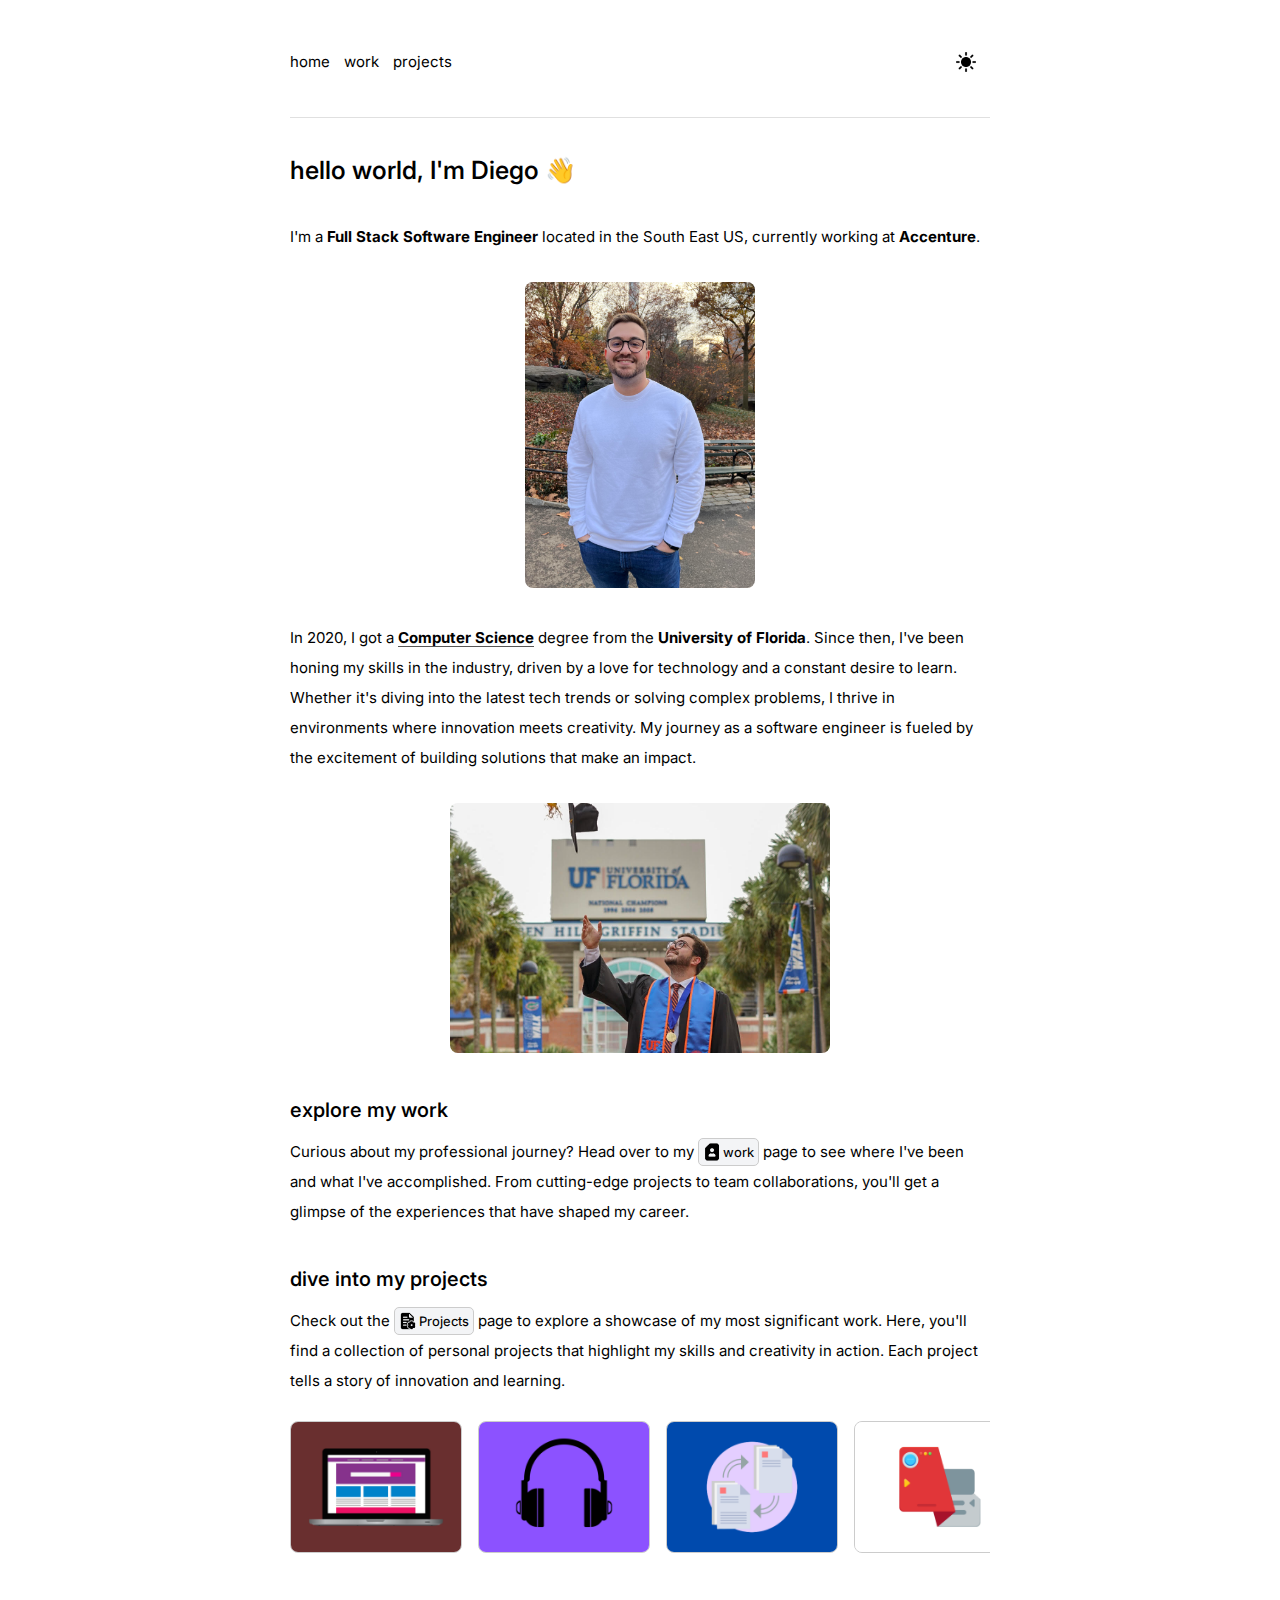
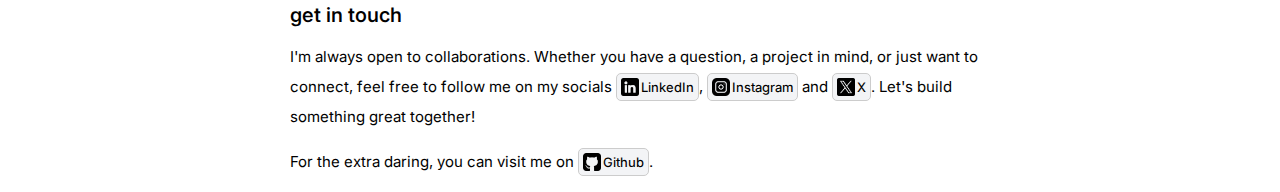
<file: src/index.html>
<!DOCTYPE html>
<html lang="en">
<head>
    <meta charset="UTF-8">
    <meta name="viewport" content="width=device-width, initial-scale=1.0">
    <title>Diego Simonelli</title>
    <meta name="description" content="Full Stack Software Engineer located in the South East US, currently working at Accenture.">
    <link rel="stylesheet" href="styles.css">
    <link rel="preconnect" href="https://fonts.googleapis.com">
    <link rel="preconnect" href="https://fonts.gstatic.com" crossorigin>
    <link href="https://fonts.googleapis.com/css2?family=Inter:ital,opsz,wght@0,14..32,100..900;1,14..32,100..900&display=swap" rel="stylesheet">
    <link rel="icon" href="icon.ico" type="image/x-icon">
</head>
<body>

    <!-- Include the header -->
    <header>
        <nav>
            <ul>
                <li><a href="index.html">home</a></li>
                <li><a href="work.html">work</a></li>
                <li><a href="projects.html">projects</a></li>
                <li>
                    <button id="theme-toggle" aria-label="Toggle theme">
                        <img id="theme-icon" src="light-mode.png" alt="Toggle theme">
                    </button>
                </li>
            </ul>
        </nav>
    </header>

    <main>
        <hr class="section-divider-nav">
        <h1>hello world, I'm Diego 👋</h1>
        <!-- Image grid container -->
        <p>I'm a <b>Full Stack Software Engineer</b> located in the South East US, currently working at <b>Accenture</b>.</p>
        <div class="image-grid">
            <img src="diego.jpg" alt="Portfolio photo">
        </div>
        <!-- <h3>about me</h3> -->
        <p>In 2020, I got a <span class="custom-underline">Computer Science</span> degree from the <b>University of Florida</b>. Since then, I've been honing my skills in the industry, driven by a love for technology and a constant desire to learn. Whether it's diving into the latest tech trends or solving complex problems, I thrive in environments where innovation meets creativity. My journey as a software engineer is fueled by the excitement of building solutions that make an impact.</p>
        <div class="image-grid-graduation">
            <img src="graduation.jpg" alt="Graduation photo">
        </div>
        <h3>explore my work</h3>
        <p>Curious about my professional journey? Head over to my <a href="work.html" class="styled-link"> <span class="icon"><img src="resume-icon.png" alt="Resume Icon"></span>work</a> page to see where I've been and what I've accomplished. From cutting-edge projects to team collaborations, you'll get a glimpse of the experiences that have shaped my career.</p>
        <h3>dive into my projects</h3>
        <p>Check out the <a href="projects.html" class="styled-link"> <span class="icon"><img src="project.png" alt="Project Icon"></span>Projects</a> page to explore a showcase of my most significant work. Here, you'll find a collection of personal projects that highlight my skills and creativity in action. Each project tells a story of innovation and learning.</p>
        <div class="scroll-container" id="auto-scroll-container">
            <div class="logo-item">
                <a href="projects.html#portfolio">
                    <img src="portfolio_back.png" alt="Linear">
                </a>
            </div>
            <div class="logo-item">
                <a href="projects.html#musicPlayer">
                    <img src="musicplayer-back.png" alt="Supabase">
                </a>
            </div>
            <div class="logo-item">
                <a href="projects.html#fileSharing">
                    <img src="filesharing-back.png" alt="Resend">
                </a>
            </div>
            <div class="logo-item">
                <a href="projects.html#pokedex">
                    <img src="pokedex_back.png" alt="Makeswift">
                </a>
            </div>
            <div class="logo-item">
                <a href="projects.html#blackjackGame">
                    <img src="blackjack_back.png" alt="Makeswift">
                </a>
            </div>
            <div class="logo-item">
                <a href="projects.html#characterSorter">
                    <img src="charsorter_back.png" alt="Makeswift">
                </a>
            </div>
            <!-- Add more logos as needed -->
        </div>
        <h3>get in touch</h3>
        <p>I'm always open to collaborations. Whether you have a question, a project in mind, or just want to connect, feel free to follow me on my socials 
            <a href="https://www.linkedin.com/in/diego-simonelli/" target="_blank" class="styled-link"> <span class="icon"><img src="linkedin.png" alt="Contact Icon"></span>LinkedIn</a>, 
            <a href="https://www.instagram.com/diegosimonelli/" target="_blank" class="styled-link"> <span class="icon"><img src="instagram.png" alt="Contact Icon"></span>Instagram</a> and 
            <a href="https://x.com/diegosimonelli" target="_blank" class="styled-link"> <span class="icon"><img src="twitter.png" alt="Contact Icon"></span>X</a>. Let's build something great together!</p>
        <hr class="section-divider">
        <p>For the extra daring, you can visit me on 
            <a href="https://github.com/diegosimonelli" target="_blank" class="styled-link"> <span class="icon"><img src="github.png" alt="Contact Icon"></span>Github</a>.
        <!-- <p>This site contains my 
            <a href="work.html" class="styled-link"> <span class="icon"><img src="resume-icon.png" alt="Resume Icon"></span>Resume</a>, a list of 
            <a href="projects.html" class="styled-link"> <span class="icon"><img src="project.png" alt="Project Icon"></span>Projects</a> I have worked on and my 
            <a href="contact.html" class="styled-link"> <span class="icon"><img src="contact.png" alt="Contact Icon"></span>contact</a> information.</p>
        <p>For the extra daring, you can visit me on 
            <a href="https://github.com/diegosimonelli" target="_blank" class="styled-link"> <span class="icon"><img src="github.png" alt="Contact Icon"></span>Github</a> and 
            <a href="https://www.linkedin.com/in/diego-simonelli/" target="_blank" class="styled-link"> <span class="icon"><img src="linkedin.png" alt="Contact Icon"></span>LinkedIn</a>.</p> -->

    </main>
    <script src="scripts.js"></script>
</body>
</html>
</file>
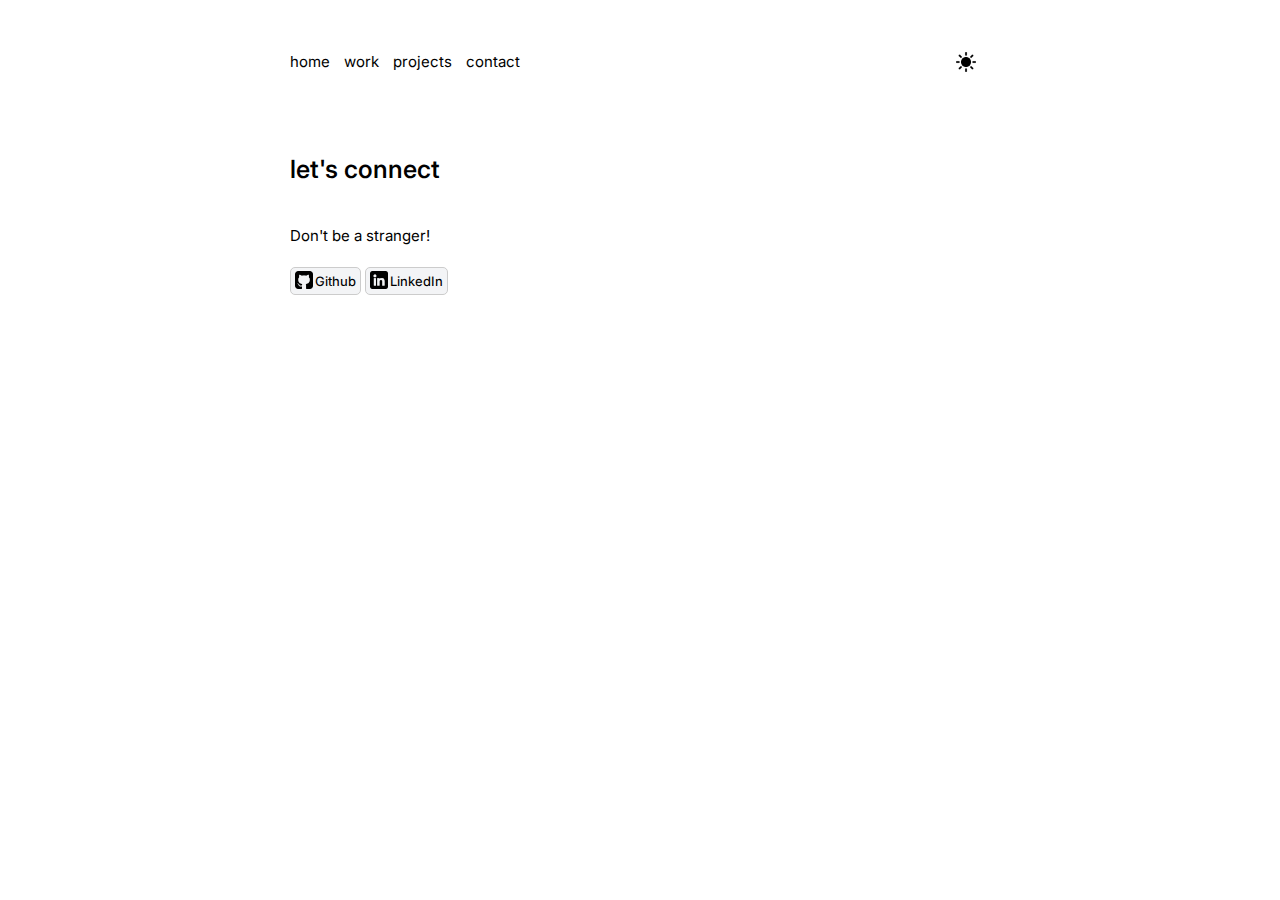
<file: src/contact.html>
<!DOCTYPE html>
<html lang="en">
<head>
    <meta charset="UTF-8">
    <meta name="viewport" content="width=device-width, initial-scale=1.0">
    <title>Contact - My Portfolio</title>
    <link rel="stylesheet" href="styles.css">
    <link rel="preconnect" href="https://fonts.googleapis.com">
    <link rel="preconnect" href="https://fonts.gstatic.com" crossorigin>
    <link
        href="https://fonts.googleapis.com/css2?family=Inter:ital,opsz,wght@0,14..32,100..900;1,14..32,100..900&display=swap"
        rel="stylesheet">
</head>
<body>

    <!-- Include the header -->
    <header>
        <nav>
            <ul>
                <li><a href="index.html">home</a></li>
                <li><a href="work.html">work</a></li>
                <li><a href="projects.html">projects</a></li>
                <li><a href="contact.html">contact</a></li>
                <li>
                    <button id="theme-toggle" aria-label="Toggle theme">
                        <img id="theme-icon" src="light-mode.png" alt="Toggle theme">
                    </button>
                </li>
            </ul>
        </nav>
    </header>

    <main>
        <h1>let's connect</h1>
        <p>Don't be a stranger!</p>
        <hr class="section-divider">
        <p><a href="https://github.com/diegosimonelli" target="_blank" class="styled-link"> <span class="icon"><img src="github.png" alt="Contact Icon"></span>Github</a> 
            <a href="https://www.linkedin.com/in/diego-simonelli/" target="_blank" class="styled-link"> <span class="icon"><img src="linkedin.png" alt="Contact Icon"></span>LinkedIn</a></p>
    </main>
    <script src="scripts.js"></script>
</body>
</html>
</file>
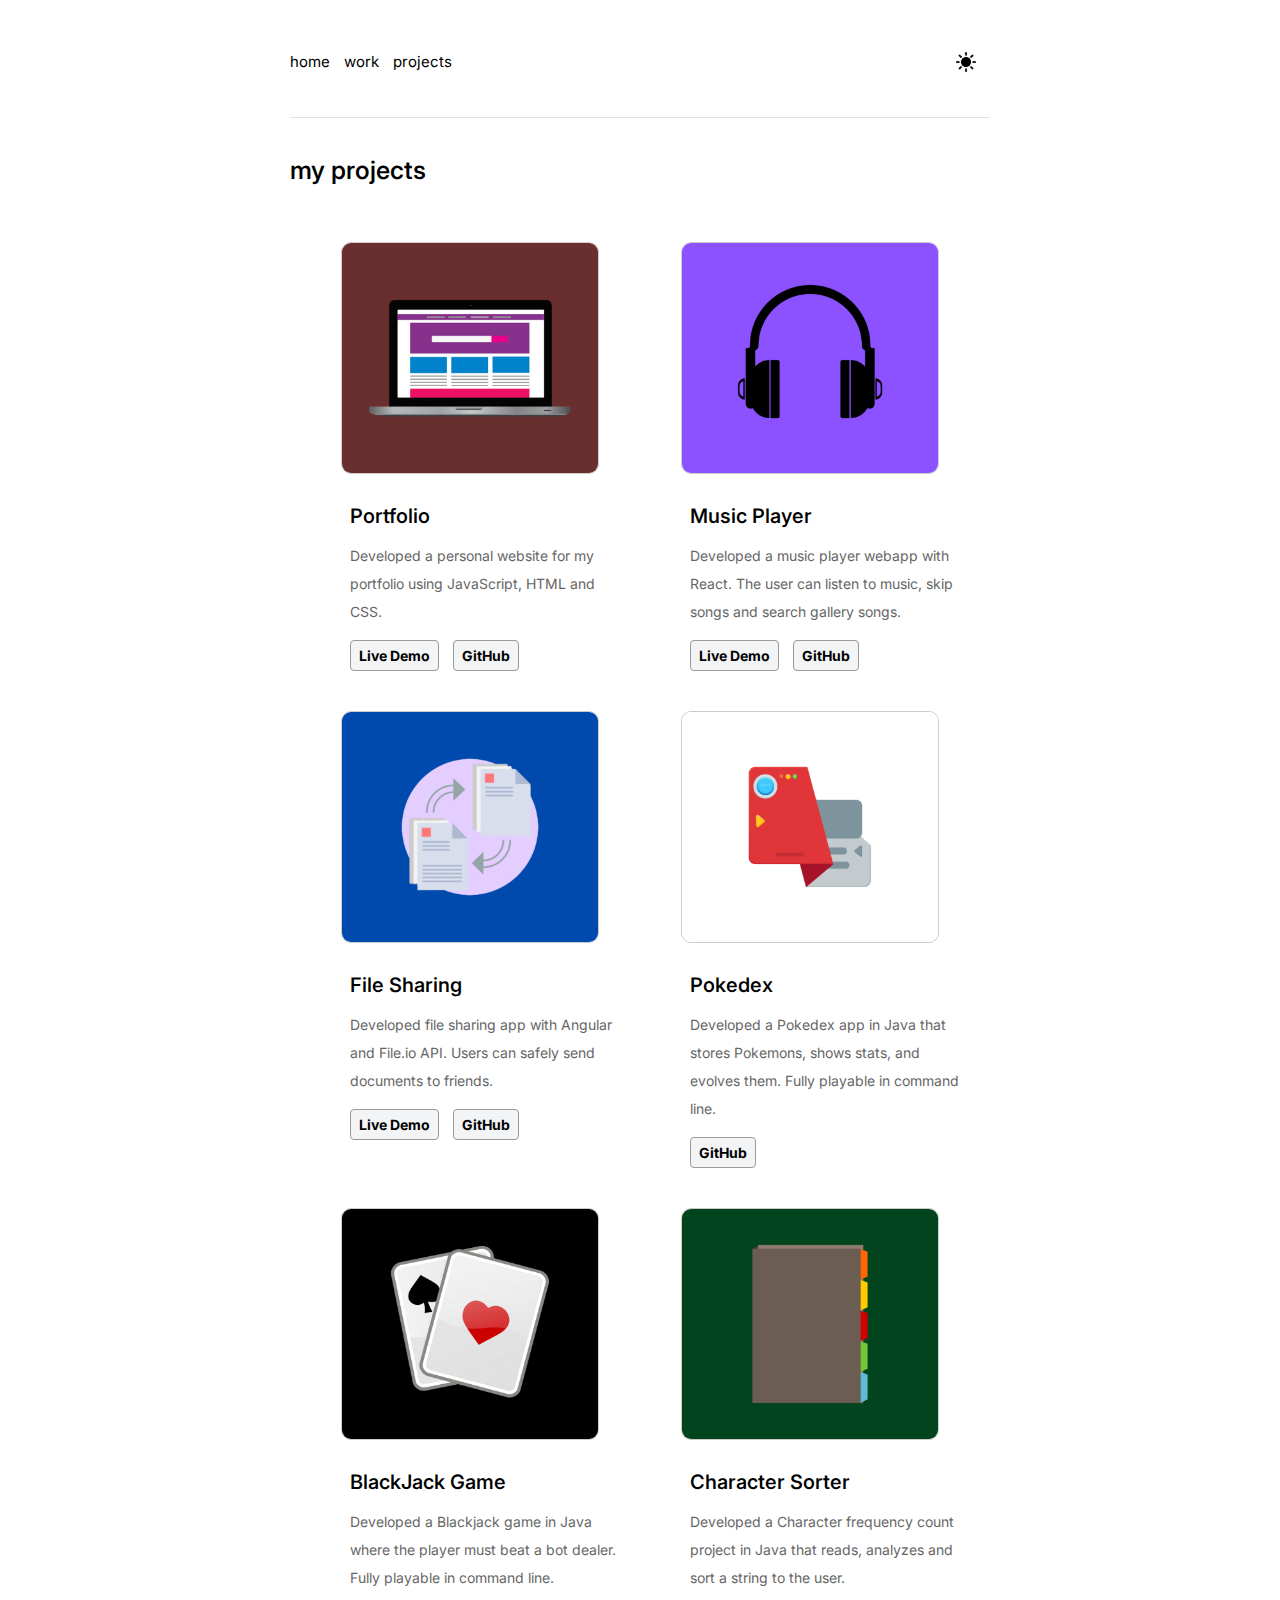
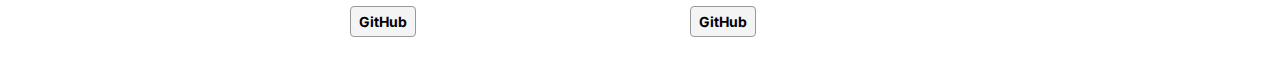
<file: src/projects.html>
<!DOCTYPE html>
<html lang="en">
<head>
    <meta charset="UTF-8">
    <meta name="viewport" content="width=device-width, initial-scale=1.0">
    <title>Projects | Diego Simonelli</title>
    <meta name="description" content="Full Stack Software Engineer located in the South East US, currently working at Accenture.">
    <link rel="stylesheet" href="styles.css">
    <link rel="preconnect" href="https://fonts.googleapis.com">
    <link rel="preconnect" href="https://fonts.gstatic.com" crossorigin>
    <link href="https://fonts.googleapis.com/css2?family=Inter:ital,opsz,wght@0,14..32,100..900;1,14..32,100..900&display=swap" rel="stylesheet">
    <link rel="icon" href="icon.ico" type="image/x-icon">
</head>

<body>

    <!-- Include the header -->
    <header>
        <nav>
            <ul>
                <li><a href="index.html">home</a></li>
                <li><a href="work.html">work</a></li>
                <li><a href="projects.html">projects</a></li>
                <li>
                    <button id="theme-toggle" aria-label="Toggle theme">
                        <img id="theme-icon" src="light-mode.png" alt="Toggle theme">
                    </button>
                </li>
            </ul>
        </nav>
    </header>

    <main>
        <hr class="section-divider-nav">
        <h1>my projects</h1>
        <div class="projects-container" id="portfolio">
            <div class="project">
                <div class="project-image">
                    <img src="portfolio_back.png" alt="Project 2">
                </div>
                <div class="project-details">
                    <h3>Portfolio</h3>
                    <p>Developed a personal website for my portfolio using JavaScript, HTML and CSS.</p>
                    <div class="project-buttons">
                        <a href="https://diegosimonelli.com/" target="_blank" class="btn">Live Demo</a>
                        <a href="https://github.com/diegosimonelli/portfolio-project" target="_blank" class="btn">GitHub</a>
                    </div>
                </div>
            </div>
            <hr class="section-divider" id="musicPlayer">
            <div class="project">
                <div class="project-image">
                    <img src="musicplayer-back.png" alt="Project 1">
                </div>
                <div class="project-details">
                    <h3>Music Player</h3>
                    <p>Developed a music player webapp with React. The user can listen to music, skip songs and search
                        gallery songs.</p>
                    <div class="project-buttons">
                        <a href="https://afterwaves.netlify.app/" target="_blank" class="btn">Live Demo</a>
                        <a href="https://github.com/diegosimonelli/music-player" target="_blank" class="btn">GitHub</a>
                    </div>
                </div>
            </div>
            <hr class="section-divider" id="fileSharing">
            <div class="project">
                <div class="project-image">
                    <img src="filesharing-back.png" alt="Project 2">
                </div>
                <div class="project-details">
                    <h3>File Sharing</h3>
                    <p>Developed file sharing app with Angular and File.io API. Users can safely send documents to
                        friends.</p>
                    <div class="project-buttons">
                        <a href="https://filesharingbydiego.netlify.app/" target="_blank" class="btn">Live Demo</a>
                        <a href="https://github.com/diegosimonelli/file-sharing" target="_blank" class="btn">GitHub</a>
                    </div>
                </div>
            </div>
            <hr class="section-divider" id="pokedex">
            <div class="project">
                <div class="project-image">
                    <img src="pokedex_back.png" alt="Project 2">
                </div>
                <div class="project-details">
                    <h3>Pokedex</h3>
                    <p>Developed a Pokedex app in Java that stores Pokemons, shows stats, and
                        evolves them. Fully playable in command line.</p>
                    <div class="project-buttons">
                        <a href="https://github.com/diegosimonelli/Pokedex" target="_blank" class="btn">GitHub</a>
                    </div>
                </div>
            </div>
            <hr class="section-divider" id="blackjackGame">
            <div class="project">
                <div class="project-image">
                    <img src="blackjack_back.png" alt="Project 2">
                </div>
                <div class="project-details">
                    <h3>BlackJack Game</h3>
                    <p>Developed a Blackjack game in Java where the player must beat a bot dealer. Fully playable in command line.</p>
                    <div class="project-buttons">
                        <a href="https://github.com/diegosimonelli/BlackJack" target="_blank" class="btn">GitHub</a>
                    </div>
                </div>
            </div>
            <hr class="section-divider" id="characterSorter">
            <div class="project">
                <div class="project-image">
                    <img src="charsorter_back.png" alt="Project 2">
                </div>
                <div class="project-details">
                    <h3>Character Sorter</h3>
                    <p>Developed a Character frequency count project in Java that reads, analyzes and sort a string to the user.</p>
                    <div class="project-buttons">
                        <a href="https://github.com/diegosimonelli/CharacterSorter" target="_blank" class="btn">GitHub</a>
                    </div>
                </div>
            </div>
            <!-- Add more projects as needed -->
        </div>


    </main>
    <script src="scripts.js"></script>

</body>

</html>
</file>
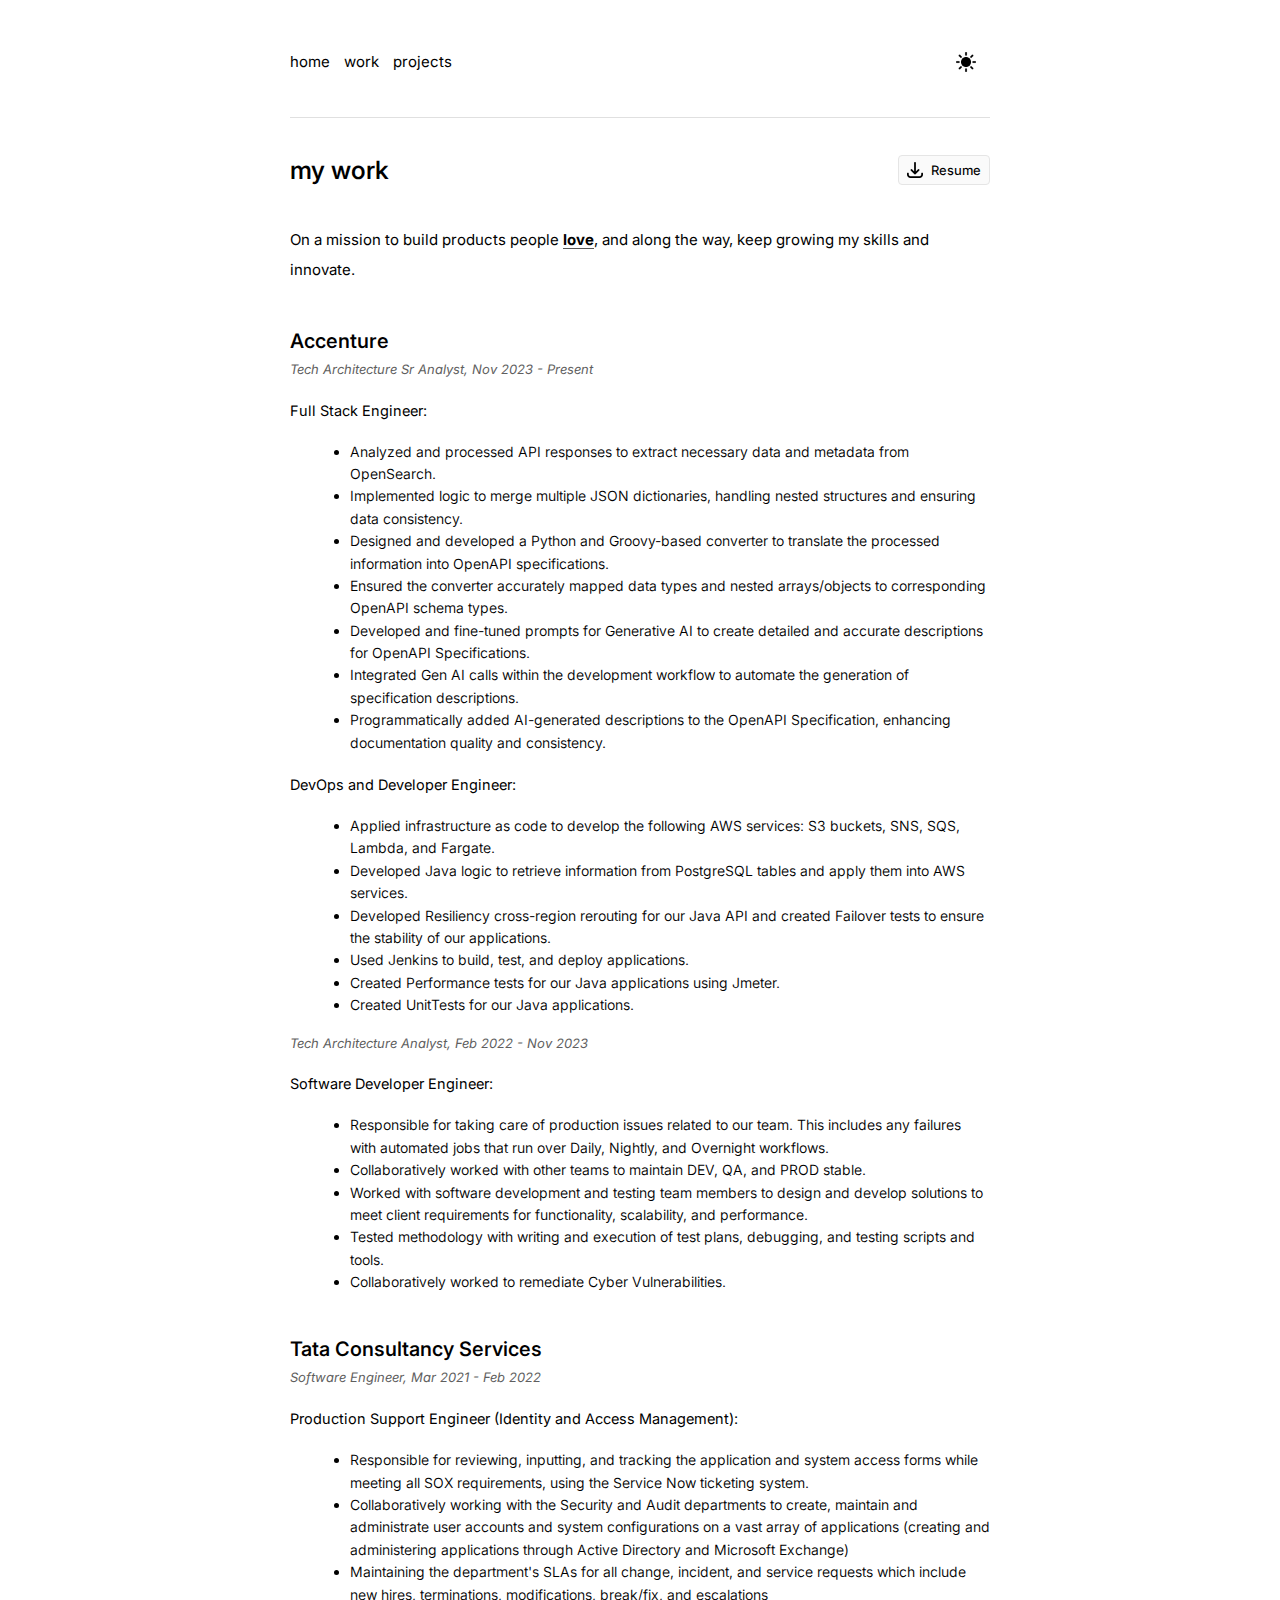
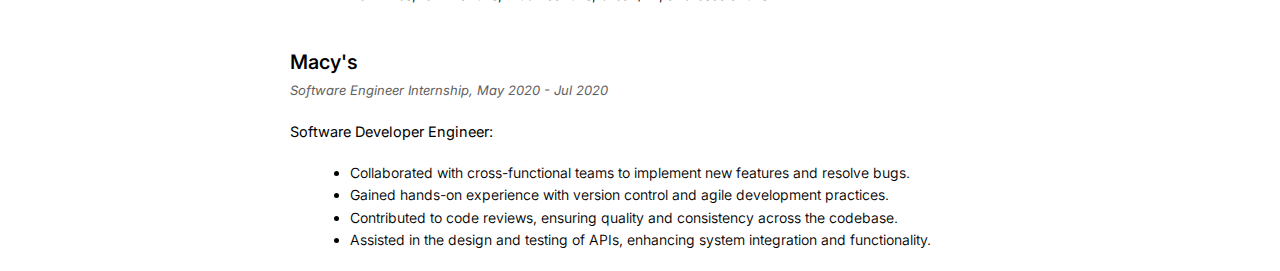
<file: src/work.html>
<!DOCTYPE html>
<html lang="en">
<head>
    <meta charset="UTF-8">
    <meta name="viewport" content="width=device-width, initial-scale=1.0">
    <title>Work | Diego Simonelli</title>
    <meta name="description" content="Full Stack Software Engineer located in the South East US, currently working at Accenture.">
    <link rel="stylesheet" href="styles.css">
    <link rel="preconnect" href="https://fonts.googleapis.com">
    <link rel="preconnect" href="https://fonts.gstatic.com" crossorigin>
    <link href="https://fonts.googleapis.com/css2?family=Inter:ital,opsz,wght@0,14..32,100..900;1,14..32,100..900&display=swap" rel="stylesheet">
    <link rel="icon" href="icon.ico" type="image/x-icon">
</head>
<body>

    <!-- Include the header -->
    <header>
        <nav>
            <ul>
                <li><a href="index.html">home</a></li>
                <li><a href="work.html">work</a></li>
                <li><a href="projects.html">projects</a></li>
                <li>
                    <button id="theme-toggle" aria-label="Toggle theme">
                        <img id="theme-icon" src="light-mode.png" alt="Toggle theme">
                    </button>
                </li>
            </ul>
        </nav>
        
    </header>

    <main>
        <hr class="section-divider-nav">
        <section>
            <div class="work-header">
                <h1>my work</h1>
                <a href="Diego Simonelli Resume - 2024.pdf" target="_blank" class="resume-button" download>
                    <img src="downloads.png" alt="Download Icon" class="button-icon">
                    Resume
                </a>
            </div>
            <p>On a mission to build products people <span class="custom-underline">love</span>, and along the way, keep growing my skills and innovate.</p>
        </section>

        <hr class="section-divider">

        <div class="work-sections">
            <h3>Accenture</h3>
            <div class="work-position">Tech Architecture Sr Analyst, Nov 2023 - Present</div>
            <p>Full Stack Engineer:</p>
            <ul>
                <li>Analyzed and processed API responses to extract necessary data and metadata from OpenSearch.</li>
                <li>Implemented logic to merge multiple JSON dictionaries, handling nested structures and ensuring data consistency.</li>
                <li>Designed and developed a Python and Groovy-based converter to translate the processed information into OpenAPI specifications.</li>
                <li>Ensured the converter accurately mapped data types and nested arrays/objects to corresponding OpenAPI schema types.</li>
                <li>Developed and fine-tuned prompts for Generative AI to create detailed and accurate descriptions for OpenAPI Specifications.</li>
                <li>Integrated Gen AI calls within the development workflow to automate the generation of specification descriptions.</li>
                <li>Programmatically added AI-generated descriptions to the OpenAPI Specification, enhancing documentation quality and consistency.</li>
            </ul>
            <p>DevOps and Developer Engineer:</p>
            <ul>
                <li>Applied infrastructure as code to develop the following AWS services: S3 buckets, SNS, SQS, Lambda, and Fargate.</li>
                <li>Developed Java logic to retrieve information from PostgreSQL tables and apply them into AWS services.</li>
                <li>Developed Resiliency cross-region rerouting for our Java API and created Failover tests to ensure the stability of our applications.</li>
                <li>Used Jenkins to build, test, and deploy applications.</li>
                <li>Created Performance tests for our Java applications using Jmeter.</li>
                <li>Created UnitTests for our Java applications.</li>
            </ul>
            <div class="work-position">Tech Architecture Analyst, Feb 2022 - Nov 2023</div>
            <p>Software Developer Engineer:</p>
            <ul>
                <li>Responsible for taking care of production issues related to our team. This includes any failures with automated jobs that run over Daily, Nightly, and Overnight workflows.</li>
                <li>Collaboratively worked with other teams to maintain DEV, QA, and PROD stable. </li>
                <li>Worked with software development and testing team members to design and develop solutions to meet client requirements for functionality, scalability, and performance. </li>
                <li>Tested methodology with writing and execution of test plans, debugging, and testing scripts and tools. </li>
                <li>Collaboratively worked to remediate Cyber Vulnerabilities.</li>
            </ul>
        </div>

        <hr class="section-divider">

        <div class="work-sections">
            <h3>Tata Consultancy Services</h3>
            <div class="work-position">Software Engineer, Mar 2021 - Feb 2022</div>
            <p>Production Support Engineer (Identity and Access Management):</p>
            <ul>
                <li>Responsible for reviewing, inputting, and tracking the application and system access forms while meeting all SOX requirements, using the Service Now ticketing system.</li>
                <li>Collaboratively working with the Security and Audit departments to create, maintain and administrate user accounts and system configurations on a vast array of applications (creating and administering applications through Active Directory and Microsoft Exchange)</li>
                <li>Maintaining the department's SLAs for all change, incident, and service requests which include new hires, terminations, modifications, break/fix, and escalations</li>
            </ul>
        </div>

        <hr class="section-divider">

        <div class="work-sections">
            <h3>Macy's</h3>
            <div class="work-position">Software Engineer Internship, May 2020 - Jul 2020</div>
            <p>Software Developer Engineer:</p>
            <ul>
                <li>Collaborated with cross-functional teams to implement new features and resolve bugs.</li>
                <li>Gained hands-on experience with version control and agile development practices.</li>
                <li>Contributed to code reviews, ensuring quality and consistency across the codebase.</li>
                <li>Assisted in the design and testing of APIs, enhancing system integration and functionality.</li>
            </ul>
        </div>

    </main>
    <script src="scripts.js"></script>
</body>
</html>
</file>
<file: src/styles.css>
:root {
    /* Light mode colors */
    --background-color: #ffffff;
    --text-color: #000000;
    --primary-color: #d11a2a;
    --link-background: #f3f4f6;
    --link-text: #000;
    --header-background: #ffffff;
}

[data-theme="night"] {
    /* Dark mode colors */
    --background-color: #121212;
    --text-color: white;
    --primary-color: #ff6347;
    --link-background: black;
    --link-text: #ffffff;
    --header-background: #121212;
}

[data-theme="night"] main h3 {
    color: white;
}

[data-theme="night"] .work-sections p {
    color: white;
}

[data-theme="night"] .work-sections h3 {
    color: white;
}

[data-theme="night"] .work-position {
    color: #a7a7a7;
}

[data-theme="night"] .custom-underline {
    color: white;
    text-decoration-color: #a7a7a7;
}

[data-theme="night"] .project h3 {
    color: white;
}

[data-theme="night"] .project p {
    color: #a7a7a7;
}

[data-theme="night"] .resume-button {
    background-color: #3b3b3b;
    border: 1px solid #525252;
    color: white;
}

[data-theme="night"] .resume-button .button-icon {
    filter: invert(100%);
}

[data-theme="night"] .styled-link {
    background-color: #3b3b3b;
    border: 1px solid #525252;
    color: white;
}

[data-theme="night"] .styled-link .icon img {
    filter: invert(100%);
}

[data-theme="night"] .project-buttons .btn {
    background-color: #3b3b3b;
    border: 1px solid #525252;
    color: white;
}

[data-theme="night"] .section-divider {
    border: none; /* Remove the default border */
    border-top: 1px solid #555; /* Light gray line */
    margin: 20px 0; /* Add some space above and below the line */
    width: 100%; /* Make the line full width */
}

[data-theme="night"] .section-divider-nav {
    border: none; /* Remove the default border */
    border-top: 1px solid #555; /* Light gray line */
    margin: 0 0; /* Add some space above and below the line */
    width: 100%; /* Make the line full width */
}

/* [data-theme="night"] .project-image {
    box-shadow: 0 4px 8px rgba(255, 255, 255, 0.219);
} */

body {
    font-family: 'Inter', sans-serif;
    margin: 0;
    padding: 0;
    box-sizing: border-box;
    background-color: var(--background-color);
    color: var(--text-color);
}

header {
    background-color: var(--header-background);
    color: var(--text-color);
    padding-top: 35px;
    padding-bottom: 30px;
    text-align: left;
}

header nav ul {
    list-style-type: none;
    padding: 0;
    padding-left: 15px;
}

header nav ul li {
    display: inline;
    margin: 0 15px;
    font-weight: 10;
    margin: 0 5px;
}

header nav ul li a {

    text-decoration: none;
    font-weight: 400;
    font-size: 15px;
    color: var(--text-color);
}

#theme-toggle {
    background: none;
    border: none;
    cursor: pointer;
    font-size: 20px; /* Adjust the size of the icon */
    color: var(--text-color); /* Match the text color */
    padding-right: 40px;
    display: inline-flex;
    align-items: center;
    justify-content: center;
    float:right;
}

#theme-toggle img {
    width: 20px; /* Adjust the size of the icon */
    height: 20px;
    transition: filter 0.3s ease; /* Smooth transition for color inversion */
}

:root[data-theme='night'] #theme-icon {
    filter: invert(100%);
}

:root[data-theme='day'] #theme-icon {
    filter: invert(0%);
}

main {
    padding-left: 20px; /* Make padding consistent */
    padding-right: 20px; /* Ensure consistent padding on both sides */
}

main h1 {
    font-weight: 550;
    font-size: 25px;
    padding-bottom: 20px;
    padding-top: 20px;
}

main p {
    font-weight: 400;
    font-size: 15px;
    line-height: 1.0;
    line-height: 2; /* Increase line spacing for paragraphs */
}

main h3 {
    padding-top: 20px;
}


form {
    display: flex;
    flex-direction: column;
}

form label {
    margin-top: 10px;
}

form input, form textarea {
    padding: 10px;
    margin-top: 5px;
    border-radius: 5px;
    border: 1px solid #ccc;
}

form button {
    margin-top: 10px;
    padding: 10px;
    background-color: #333;
    color: #fff;
    border: none;
    border-radius: 5px;
    cursor: pointer;
}

form button:hover {
    background-color: #555;
}


@media (min-width: 1200px) {
    main {
        max-width: 700px; /* Limit the width for large screens */
        margin: 0 auto; /* Center the content */
        padding-left: 20px; /* Maintain some padding on the left */
        padding-right: 20px;
    }

    header {
        max-width: 600px;
        margin: 0 auto;
        padding-right: 140px;
    }
    
    main p {
        line-height: 2; /* Increase line spacing for paragraphs */
    }
}

.styled-link {
    display: inline-flex;
    align-items: center;
    padding: 0px 4px;
    background-color: #f3f4f6; /* Light gray background */
    border-radius: 5px; /* Rounded corners */
    text-decoration: none; /* Remove underline from the link */
    color: #000; /* Text color */
    font-weight:450; /* Bold text */
    transition: background-color 0.3s ease, color 0.3s ease; /* Smooth transition */
    /* vertical-align: middle; Aligns the entire box with the middle of the text line */
    border: 1px solid #ccc; /* Darker border color */
    /* margin-top: 2px; */
    font-size: 13px;
}

.styled-link .icon img {
    width: 18px; /* Adjust this value to change the size */
    height: 18px; /* Ensure the aspect ratio is maintained */
    object-fit: contain; /* Ensure the image fits within the specified dimensions */
    transition: filter 0.3s ease; /* Smooth transition for filter */
    padding-left: 0px;
    padding-right: 2px;
    vertical-align:sub;
}

/* .styled-link:hover {
    background-color: #3a3a3a;  Invert to black background 
    color: #f3f4f6;  Invert to light gray text 
} */

/* .styled-link:hover .icon img {
    filter: invert(100%);  Invert the colors of the image 
} */

.image-grid {
    padding-bottom: 20px;
    padding-top: 15px;
}

.image-grid img {
    width: 230px;
    max-width: 400px;
    height: auto;
    border-radius: 8px; /* Optional: Rounded corners */
    object-fit: cover; /* Ensures the images cover the entire grid cell */
    display: block; /* Ensure the image is treated as a block-level element */
    margin: 0 auto; /* Center the image horizontally */
}

.image-grid-graduation {
    padding-top: 15px;
    padding-bottom: 5px;
}

.image-grid-graduation img {
    width: 380px;
    max-width: 400px;
    height: 250px;
    border-radius: 8px; /* Optional: Rounded corners */
    object-fit: cover; /* Ensures the images cover the entire grid cell */
    display: block; /* Ensure the image is treated as a block-level element */
    margin: 0 auto; /* Center the image horizontally */
}


.custom-underline {
    font-weight: bold;
    text-decoration: underline;
    text-decoration-color: #575656;
    color: black;
    text-underline-offset: 3px; /* Adjust the value to control the underline position */
}

.section-divider {
    border: none; /* Remove the default border */
    border-top: 1px solid #e0e0e0; /* Light gray line */
    margin: 20px 0; /* Add some space above and below the line */
    width: 100%; /* Make the line full width */
}

.section-divider-nav {
    border: none; /* Remove the default border */
    border-top: 1px solid #e0e0e0; /* Light gray line */
    margin: 0 0; /* Add some space above and below the line */
    width: 100%; /* Make the line full width */
}

.work-sections {
    line-height: 1.6;
    margin-bottom: 20px;
}

.work-sections p {
    margin-bottom: 16px;
    font-size: 14.5px;
    color: black;
}

.work-sections ul {
    list-style-type: disc;
    margin-left: 20px;
}

.work-sections ul li {
    margin-bottom: 0px;
    font-size: 14px;
    font-weight: 350;
}

h3 {
    font-size: 20px;
    margin-bottom: 2px;
    color: #000;
    font-weight: 550;
}

.work-position {
    font-size: 13px;
    color: #5f5f5f;
    margin-bottom: 16px;
    font-style: italic;
}

.work-header {
    position: relative;
    margin-bottom: 20px;
}

.work-header h2 {
    display: inline-block;
    margin: 0;
    font-size: 24px;
    font-weight: bold;
}

.resume-button {
    position: absolute;
    right: 0;
    top: 50%;
    transform: translateY(-50%);
    display: inline-flex;
    align-items: center;
    padding: 6px 8px;
    font-size: 13px;
    color: #000; /* Initial text color */
    background-color: #fafafa; /* Initial background color */
    border: 1px solid #e5e5e5; /* Darker border */
    border-radius: 4px; /* Rounded corners */
    text-decoration: none;
    cursor: pointer;
    font-weight: 450;
    transition: background-color 0.3s ease, color 0.3s ease, border-color 0.3s ease; /* Smooth transition */
}

.resume-button .button-icon {
    width: 16px; /* Icon size */
    height: 16px;
    margin-right: 8px; /* Space between icon and text */
    transition: filter 0.3s ease; /* Smooth transition for icon color inversion */
}

/* .resume-button:hover {
    background-color: #3a3a3a; Invert to black background
    color: #f3f4f6;  Invert text color to light gray 
    border-color: #666; Darker border on hover 
} */

/* .resume-button:hover .button-icon {
    filter: invert(100%); Invert the color of the icon
} */

/* General Section Styling */
#projects {
    padding: 2rem;
    background-color: #ffffff; /* Adjust to match your site's background */
    text-align: center;
}

#projects h2 {
    font-size: 2.5rem;
    margin-bottom: 2rem;
}

/* General Section Styling */
#projects {
    padding: 2rem;
    text-align: center;
}

#projects h2 {
    font-size: 2.5rem;
    margin-bottom: 2rem;
}

/* Projects Container */
.projects-container {
    display: grid;
    grid-template-columns: repeat(3, 1fr);
    gap: 1.5rem;
    justify-items: center;
}

@media (max-width: 768px) {
    .projects-container {
        grid-template-columns: repeat(2, 1fr);
    }
}

@media (max-width: 480px) {
    .projects-container {
        grid-template-columns: 1fr;
    }
}

/* Project Links */
.project-links {
    display: flex;
    gap: 0.75rem; /* Adds space between the buttons */
    justify-content: center; /* Centers the buttons */
    margin-top: 1rem; /* Adjust as needed for spacing */
}

.project-links .btn {
    padding: 0.6rem 1rem; /* Smaller padding for smaller buttons */
    border-radius: 5px;
    text-decoration: none;
    font-weight: bold;
    font-size: 0.85rem; /* Slightly smaller font size */
    transition: background-color 0.3s ease;
}

.project-links .live-demo {
    background-color: #5a67d8;
    color: #fff;
}

.project-links .view-source {
    background-color: #edf2f7;
    color: #5a67d8;
}

.project-links .btn:hover {
    opacity: 0.8; /* Add a hover effect */
}

.scroll-container {
    display: flex;
    overflow-x: auto;
    padding: 10px 0;
    white-space: nowrap;
    scroll-behavior: smooth; /* Smooth scrolling effect */
    -ms-overflow-style: none;  /* Internet Explorer 10+ */
    scrollbar-width: none;  /* Firefox */
}

.scroll-container::-webkit-scrollbar {
    display: none;  /* Safari and Chrome */
}

.scroll-container::-webkit-scrollbar-thumb {
    background-color: #ccc; /* Scrollbar thumb color */
    border-radius: 4px;
}

.scroll-container.active {
    cursor: grabbing;
    cursor: -webkit-grabbing;
    user-select: none; /* Prevent text selection during drag */
}

.scroll-container img {
    pointer-events: none; /* Prevent image dragging */
}

.logo-item {
    flex: 0 0 auto;
    margin-right: 16px; /* Space between logos */
    padding: 0; /* Remove inner padding to avoid gaps */
    background-color: #f3f4f6;
    border-radius: 8px;
    border: 1px solid #ccc;
    display: flex;
    align-items: center;
    justify-content: center;
    width: 170px; /* Fixed width for each box */
    height: 130px; /* Fixed height for each box */
    overflow: hidden; /* Ensure no overflow */
}

.logo-item img {
    width: 100%;
    height: 100%;
    object-fit: cover; /* Make the image cover the entire box */
    border-radius: inherit; /* Ensure rounded corners match the container */
    display: block;
}

.projects-container {
    display: grid;
    grid-template-columns: 1fr; /* Start with one column on small screens */
    gap: 20px; /* Space between project items */
    padding: 20px;
}
  
.project {
    display: flex;
    flex-direction: column;
    align-items: center;
    text-align: left;
    margin-bottom: 15px;
}
  
.project-image {
    background-color: #fff;
    border-radius: 10px;
    /* box-shadow: 0 4px 8px rgba(0, 0, 0, 0.1); */
    overflow: hidden;
    width: 80%;
    height: 230px;
    padding: 0; /* Ensure no padding */
    margin: 0; /* Ensure no margin */
    object-fit: cover;
    border: 1px solid #ccc;
}
  
.project-image img {
    width: 100%;
    height: 100%; /* Ensure it covers the entire container */
    display: block;
    object-fit: cover;
    margin: 0; /* Ensure no margin on the image */
}
  
.project-details {
    margin-top: -10px; /* Overlap effect */
    background-color: transparent;
    padding: 10px;
    margin-bottom: -30px;
}
  
.project h3 {
    font-size: 20px;
    margin: 10px 0;
    padding-left: 30px;
    color: black;
}
  
.project p {
    font-size: 14px;
    color: #666;
    padding-left: 30px;
}

.project-buttons {
    padding-left: 30px;
    margin-top: 10px;
}

.project-buttons .btn {
    display: inline-block;
    background-color: #f3f4f6; /* Button background color */
    color: #000;
    border: 1px solid #999;
    padding: 6px 8px;
    margin-right: 10px;
    text-decoration: none;
    border-radius: 4px;
    transition: background-color 0.3s ease;
    font-weight: bold;
    font-size: 14px;
}
  
@media screen and (min-width: 600) and (max-width: 768px) {
    .projects-container {
        grid-template-columns: repeat(2, 1fr); /* Two columns on medium screens */
    }
    .section-divider {
        display: none; /* Hide the divider on larger screens */
    }
    
}

@media screen and (min-width: 769px) {
    .projects-container {
        grid-template-columns: repeat(2, 1fr); /* Three columns on larger screens */
    }
    .section-divider {
        display: none; /* Hide the divider on medium screens */
    }
    .project-buttons {
        padding-left: 30px;
        margin-top: 10px;
    }
    #theme-toggle {
        background: none;
        border: none;
        cursor: pointer;
        font-size: 20px; /* Adjust the size of the icon */
        color: var(--text-color); /* Match the text color */
        padding-right: 40px;
        display: inline-flex;
        align-items: center;
        justify-content: center;
        float:right;
        margin-right: -25%;
    }

    .project-details {
        margin-top: -10px; /* Overlap effect */
        background-color: transparent;
        padding: 10px;
        margin-bottom: -5px;

    }
    
}
</file>
